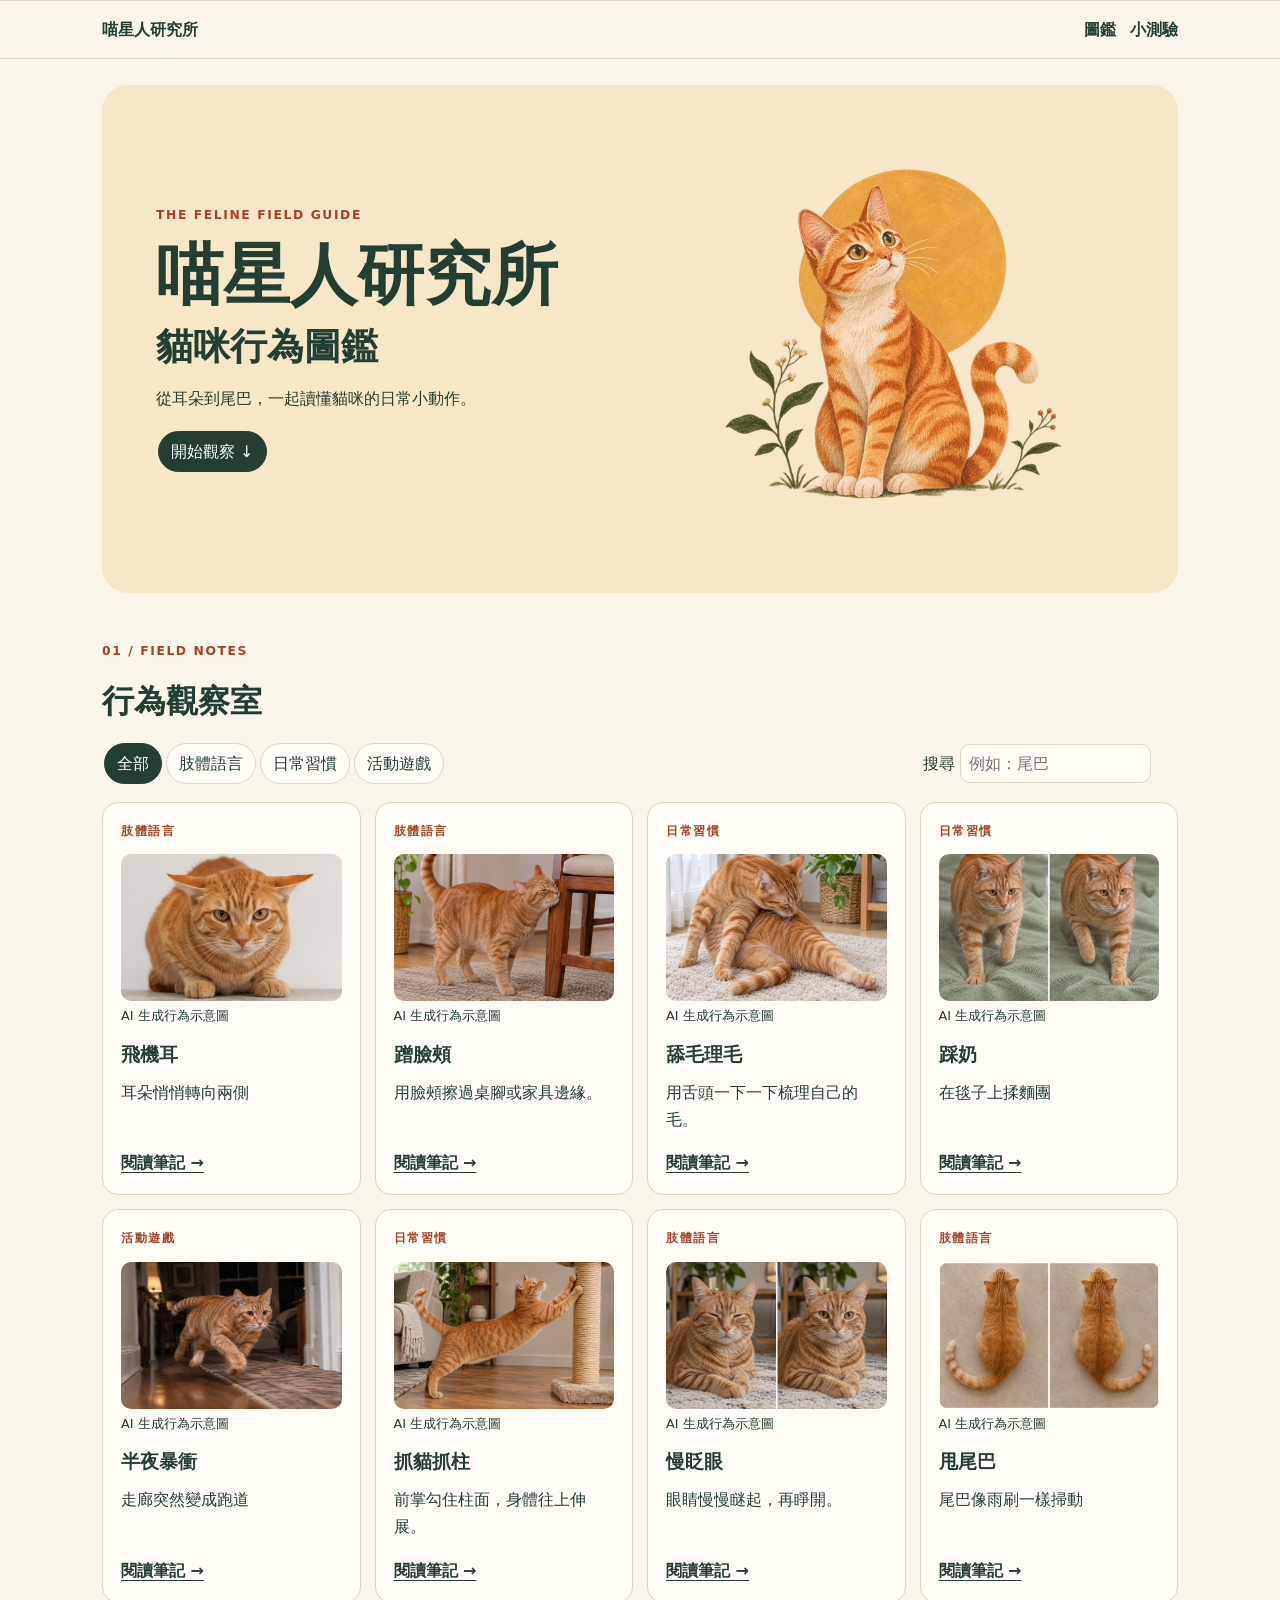
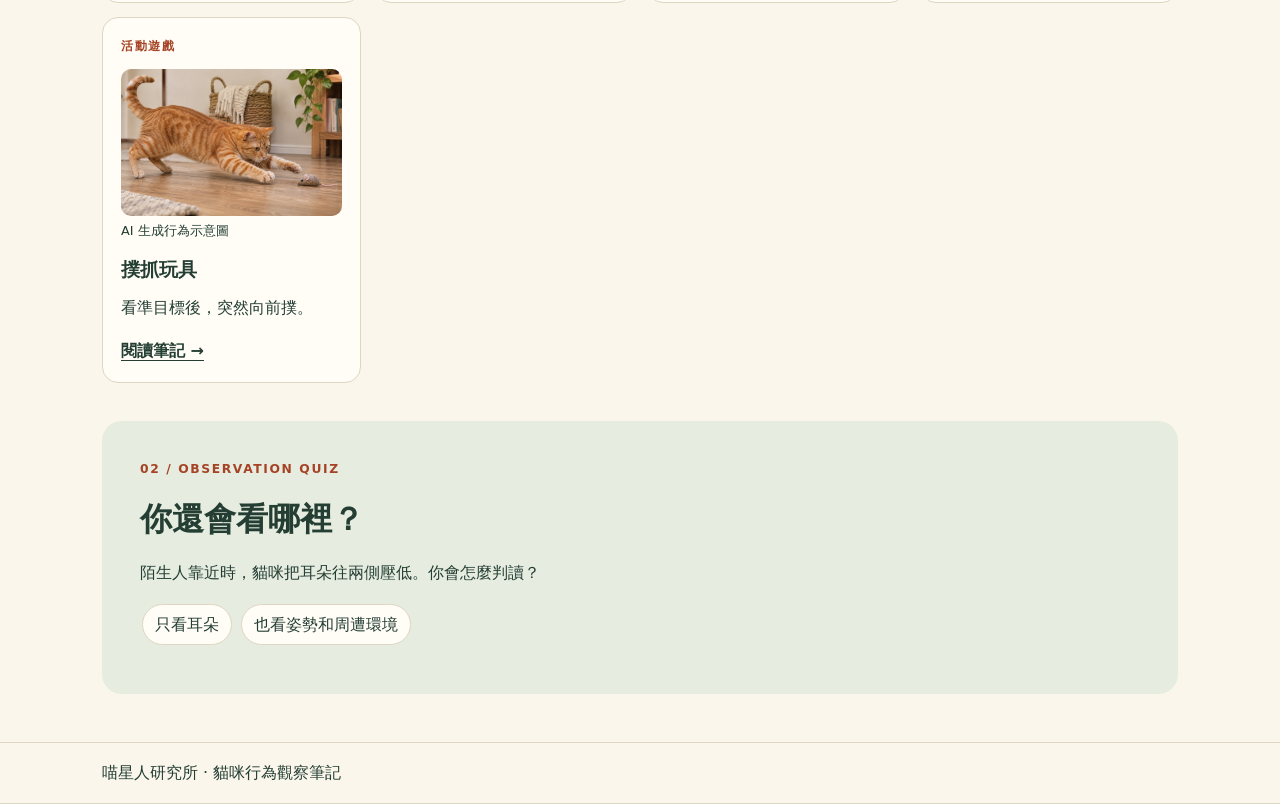
<file: docs/index.html>
<!doctype html><html lang="zh-Hant"><head><meta charset="utf-8"><meta name="viewport" content="width=device-width,initial-scale=1"><title>喵星人研究所｜貓咪行為圖鑑</title><link rel="stylesheet" href="assets/site.css"></head><body><header><nav aria-label="主選單"><a href="index.html">喵星人研究所</a><span><a href="index.html#catalog">圖鑑</a><a href="index.html#quiz">小測驗</a></span></nav></header><main><section class="hero"><div><p class="kicker">THE FELINE FIELD GUIDE</p><h1>喵星人研究所<span>貓咪行為圖鑑</span></h1><p>從耳朵到尾巴，一起讀懂貓咪的日常小動作。</p><a class="pill active" href="#catalog">開始觀察 ↓</a></div><img src="assets/cat-hero.png" alt="" width="1280" height="1280"></section>
<section id="catalog"><p class="kicker">01 / FIELD NOTES</p><h2>行為觀察室</h2><div class="tools"><div aria-label="行為分類"><button class="pill" data-filter="all" aria-pressed="true">全部</button><button class="pill" data-filter="body" aria-pressed="false">肢體語言</button><button class="pill" data-filter="habit" aria-pressed="false">日常習慣</button><button class="pill" data-filter="play" aria-pressed="false">活動遊戲</button></div><label>搜尋 <input id="search" type="search" placeholder="例如：尾巴"></label></div><div class="grid"><article class="card" data-category="body"><p class="kicker">肢體語言</p><figure class="behavior-image"><img src="assets/airplane-ears.png" alt="橘貓雙耳壓低並朝兩側轉開" width="1536" height="1024" loading="lazy"><figcaption>AI 生成行為示意圖</figcaption></figure><h3>飛機耳</h3><p>耳朵悄悄轉向兩側</p><a href="behaviors/airplane-ears.html" aria-label="閱讀飛機耳">閱讀筆記 →</a></article><article class="card" data-category="body"><p class="kicker">肢體語言</p><figure class="behavior-image"><img src="assets/cheek-rubbing.png" alt="橘貓的臉頰貼著木椅邊緣" width="1536" height="1024" loading="lazy"><figcaption>AI 生成行為示意圖</figcaption></figure><h3>蹭臉頰</h3><p>用臉頰擦過桌腳或家具邊緣。</p><a href="behaviors/cheek-rubbing.html" aria-label="閱讀蹭臉頰">閱讀筆記 →</a></article><article class="card" data-category="habit"><p class="kicker">日常習慣</p><figure class="behavior-image"><img src="assets/grooming.png" alt="橘貓轉頭用舌頭舔側腹的毛" width="1536" height="1024" loading="lazy"><figcaption>AI 生成行為示意圖</figcaption></figure><h3>舔毛理毛</h3><p>用舌頭一下一下梳理自己的毛。</p><a href="behaviors/grooming.html" aria-label="閱讀舔毛理毛">閱讀筆記 →</a></article><article class="card" data-category="habit"><p class="kicker">日常習慣</p><figure class="behavior-image"><img src="assets/kneading.png" alt="橘貓的左右前掌輪流按壓毯子" width="1536" height="1024" loading="lazy"><figcaption>AI 生成行為示意圖</figcaption></figure><h3>踩奶</h3><p>在毯子上揉麵團</p><a href="behaviors/kneading.html" aria-label="閱讀踩奶">閱讀筆記 →</a></article><article class="card" data-category="play"><p class="kicker">活動遊戲</p><figure class="behavior-image"><img src="assets/midnight-zoomies.png" alt="橘貓在夜間走廊奔跑" width="1536" height="1024" loading="lazy"><figcaption>AI 生成行為示意圖</figcaption></figure><h3>半夜暴衝</h3><p>走廊突然變成跑道</p><a href="behaviors/midnight-zoomies.html" aria-label="閱讀半夜暴衝">閱讀筆記 →</a></article><article class="card" data-category="habit"><p class="kicker">日常習慣</p><figure class="behavior-image"><img src="assets/scratching-post.png" alt="橘貓後腳踩地，前掌伸向直立貓抓柱" width="1536" height="1024" loading="lazy"><figcaption>AI 生成行為示意圖</figcaption></figure><h3>抓貓抓柱</h3><p>前掌勾住柱面，身體往上伸展。</p><a href="behaviors/scratching-post.html" aria-label="閱讀抓貓抓柱">閱讀筆記 →</a></article><article class="card" data-category="body"><p class="kicker">肢體語言</p><figure class="behavior-image"><img src="assets/slow-blink.png" alt="橘貓先瞇起雙眼再睜開" width="1536" height="1024" loading="lazy"><figcaption>AI 生成行為示意圖</figcaption></figure><h3>慢眨眼</h3><p>眼睛慢慢瞇起，再睜開。</p><a href="behaviors/slow-blink.html" aria-label="閱讀慢眨眼">閱讀筆記 →</a></article><article class="card" data-category="body"><p class="kicker">肢體語言</p><figure class="behavior-image"><img src="assets/tail-swishing.png" alt="俯視橘貓尾巴分別向左及向右掃動" width="1536" height="1024" loading="lazy"><figcaption>AI 生成行為示意圖</figcaption></figure><h3>甩尾巴</h3><p>尾巴像雨刷一樣掃動</p><a href="behaviors/tail-swishing.html" aria-label="閱讀甩尾巴">閱讀筆記 →</a></article><article class="card" data-category="play"><p class="kicker">活動遊戲</p><figure class="behavior-image"><img src="assets/toy-pounce.png" alt="橘貓伸出前掌撲向布老鼠玩具" width="1536" height="1024" loading="lazy"><figcaption>AI 生成行為示意圖</figcaption></figure><h3>撲抓玩具</h3><p>看準目標後，突然向前撲。</p><a href="behaviors/toy-pounce.html" aria-label="閱讀撲抓玩具">閱讀筆記 →</a></article></div><p id="empty" role="status" hidden>找不到符合的行為。</p></section>
<section id="quiz"><p class="kicker">02 / OBSERVATION QUIZ</p><h2>你還會看哪裡？</h2><p>陌生人靠近時，貓咪把耳朵往兩側壓低。你會怎麼判讀？</p><button class="pill" data-answer="no">只看耳朵</button> <button class="pill" data-answer="yes">也看姿勢和周遭環境</button><p id="feedback" role="status"></p></section></main><footer><p>喵星人研究所 · 貓咪行為觀察筆記</p></footer><script src="assets/site.js" defer></script></body></html>
</file>
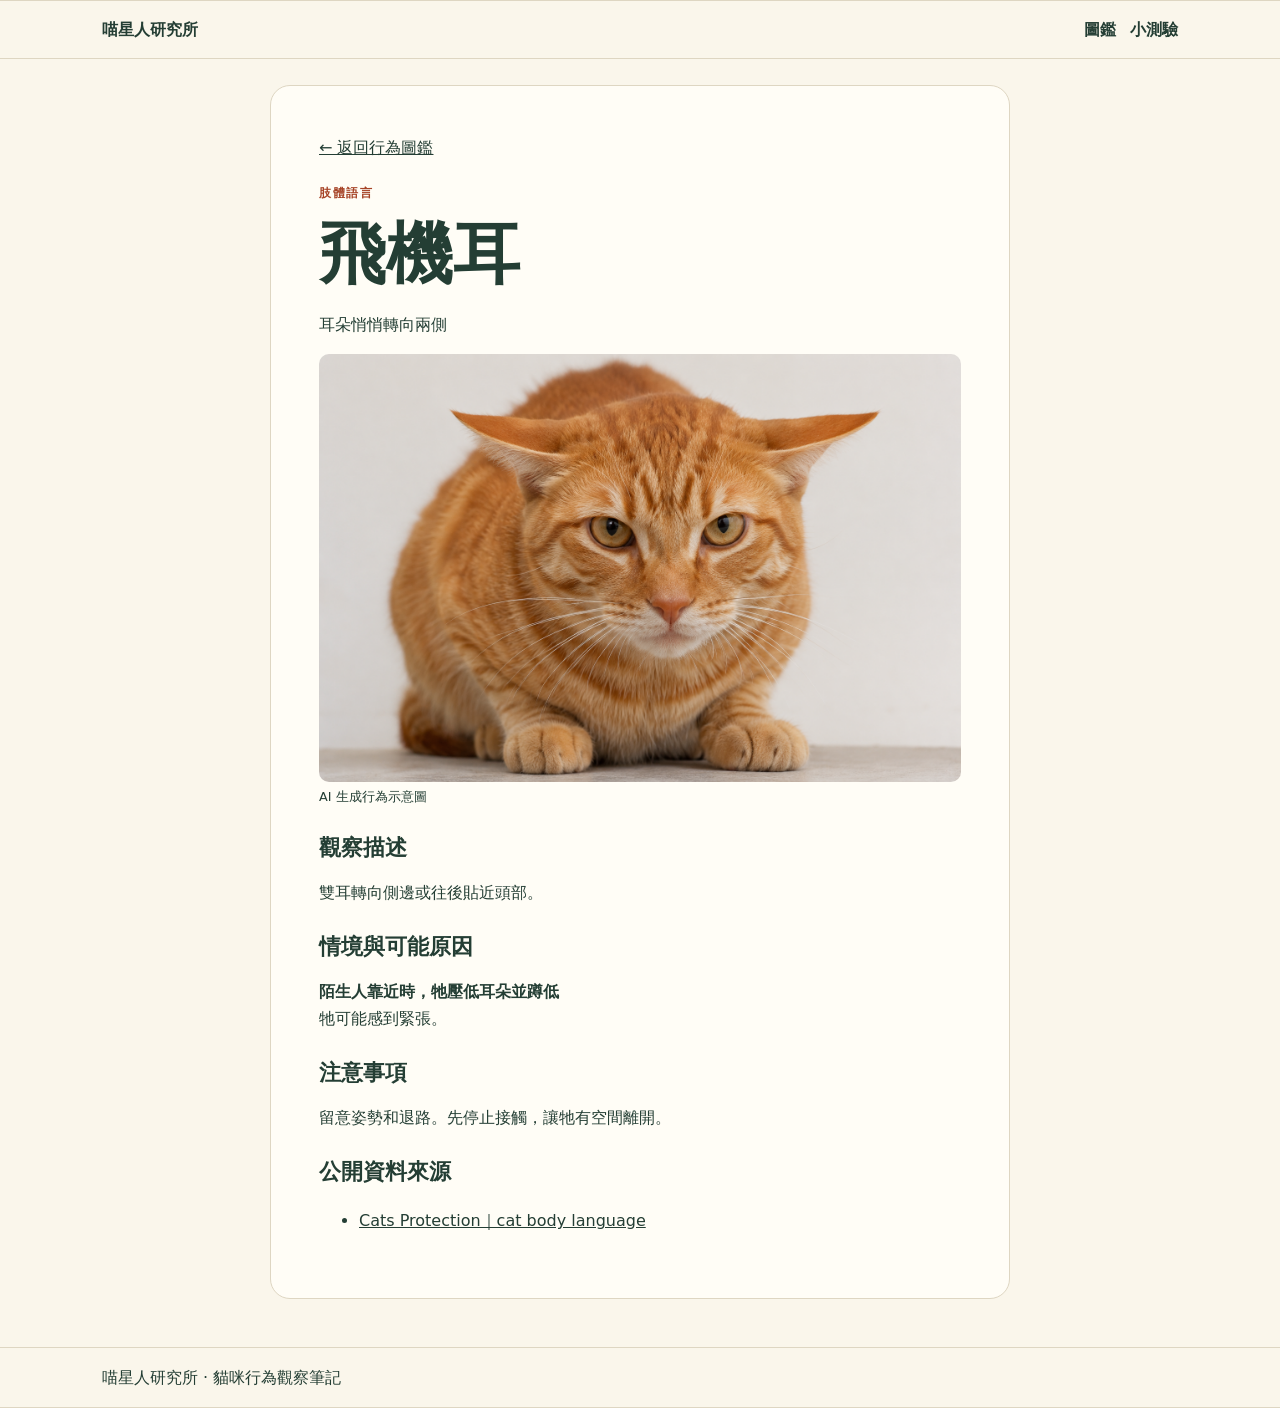
<file: docs/behaviors/airplane-ears.html>
<!doctype html><html lang="zh-Hant"><head><meta charset="utf-8"><meta name="viewport" content="width=device-width,initial-scale=1"><title>飛機耳｜喵星人研究所</title><link rel="stylesheet" href="../assets/site.css"></head><body><header><nav aria-label="主選單"><a href="../index.html">喵星人研究所</a><span><a href="../index.html#catalog">圖鑑</a><a href="../index.html#quiz">小測驗</a></span></nav></header><main><article class="detail"><a href="../index.html#catalog">← 返回行為圖鑑</a><p class="kicker">肢體語言</p><h1>飛機耳</h1><p>耳朵悄悄轉向兩側</p><figure class="behavior-image"><img src="../assets/airplane-ears.png" alt="橘貓雙耳壓低並朝兩側轉開" width="1536" height="1024" loading="lazy"><figcaption>AI 生成行為示意圖</figcaption></figure><h2>觀察描述</h2><p>雙耳轉向側邊或往後貼近頭部。</p><h2>情境與可能原因</h2><p><strong>陌生人靠近時，牠壓低耳朵並蹲低</strong><br>牠可能感到緊張。</p><h2>注意事項</h2><p>留意姿勢和退路。先停止接觸，讓牠有空間離開。</p><h2>公開資料來源</h2><ul><li><a href="https://www.cats.org.uk/help-and-advice/cat-behaviour/cat-body-language">Cats Protection｜cat body language</a></li></ul></article></main><footer><p>喵星人研究所 · 貓咪行為觀察筆記</p></footer></body></html>
</file>
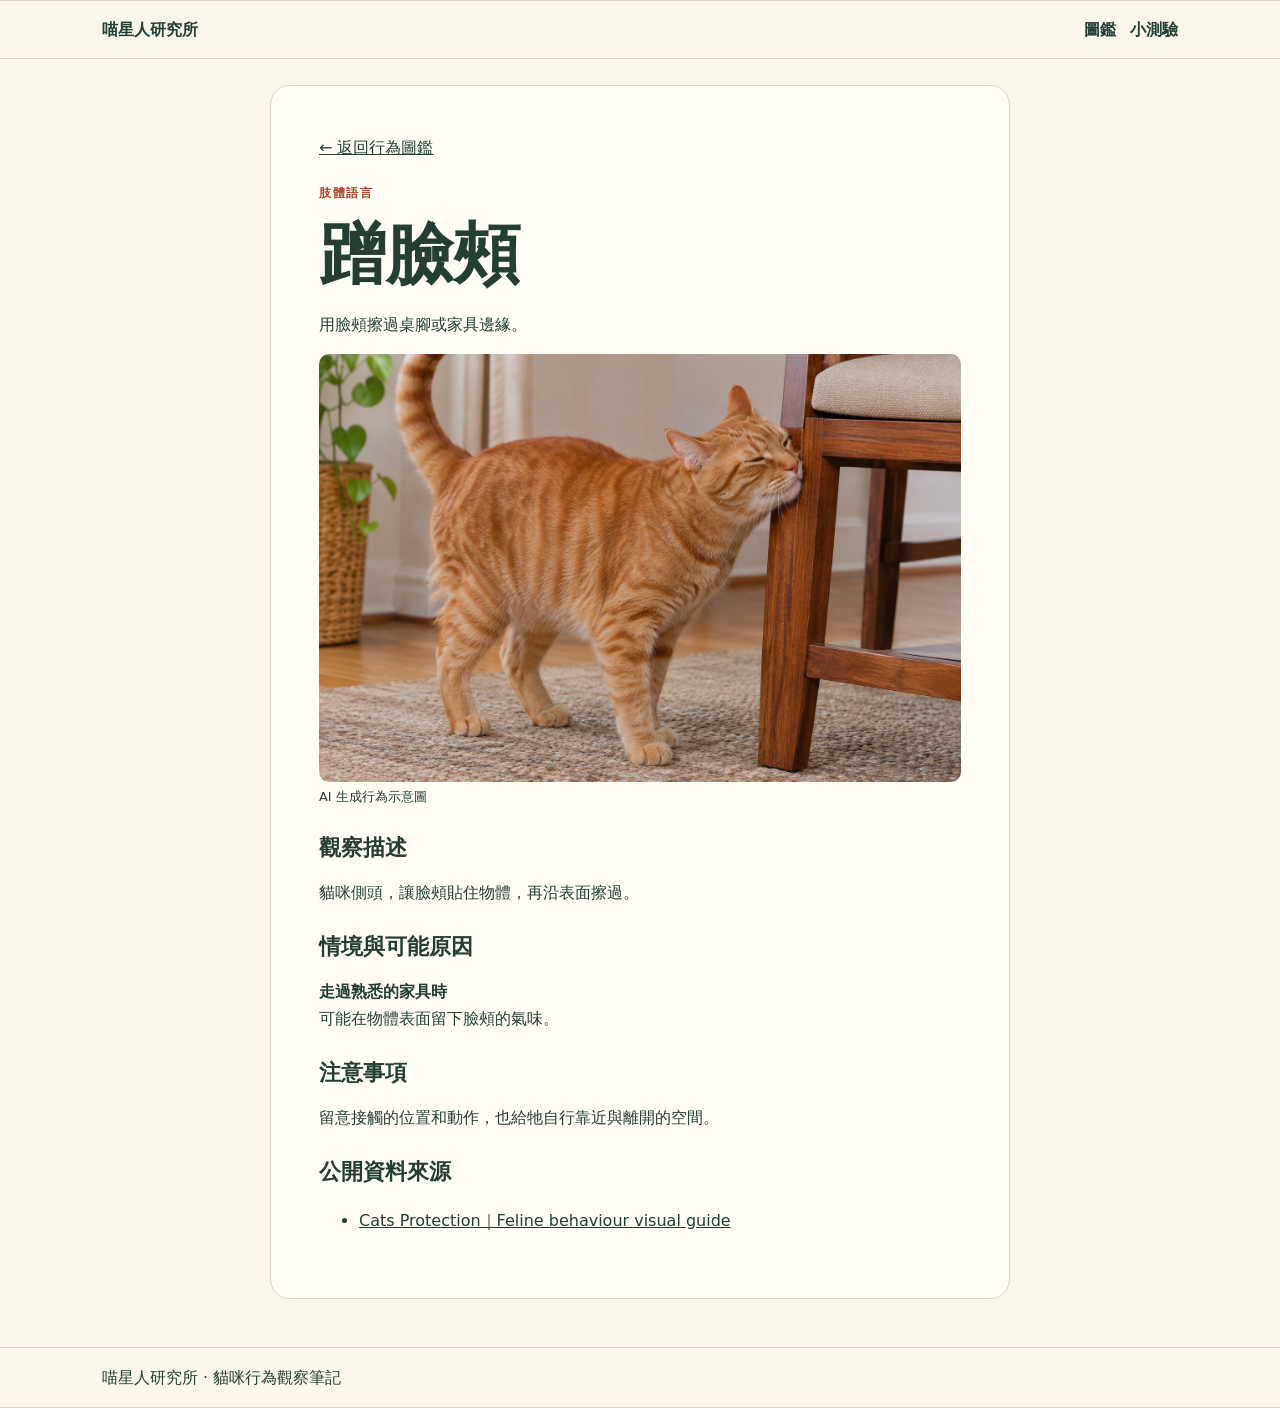
<file: docs/behaviors/cheek-rubbing.html>
<!doctype html><html lang="zh-Hant"><head><meta charset="utf-8"><meta name="viewport" content="width=device-width,initial-scale=1"><title>蹭臉頰｜喵星人研究所</title><link rel="stylesheet" href="../assets/site.css"></head><body><header><nav aria-label="主選單"><a href="../index.html">喵星人研究所</a><span><a href="../index.html#catalog">圖鑑</a><a href="../index.html#quiz">小測驗</a></span></nav></header><main><article class="detail"><a href="../index.html#catalog">← 返回行為圖鑑</a><p class="kicker">肢體語言</p><h1>蹭臉頰</h1><p>用臉頰擦過桌腳或家具邊緣。</p><figure class="behavior-image"><img src="../assets/cheek-rubbing.png" alt="橘貓的臉頰貼著木椅邊緣" width="1536" height="1024" loading="lazy"><figcaption>AI 生成行為示意圖</figcaption></figure><h2>觀察描述</h2><p>貓咪側頭，讓臉頰貼住物體，再沿表面擦過。</p><h2>情境與可能原因</h2><p><strong>走過熟悉的家具時</strong><br>可能在物體表面留下臉頰的氣味。</p><h2>注意事項</h2><p>留意接觸的位置和動作，也給牠自行靠近與離開的空間。</p><h2>公開資料來源</h2><ul><li><a href="https://www.cats.org.uk/uploads/documents/cp-infographic-catbehaviour_why.pdf">Cats Protection｜Feline behaviour visual guide</a></li></ul></article></main><footer><p>喵星人研究所 · 貓咪行為觀察筆記</p></footer></body></html>
</file>
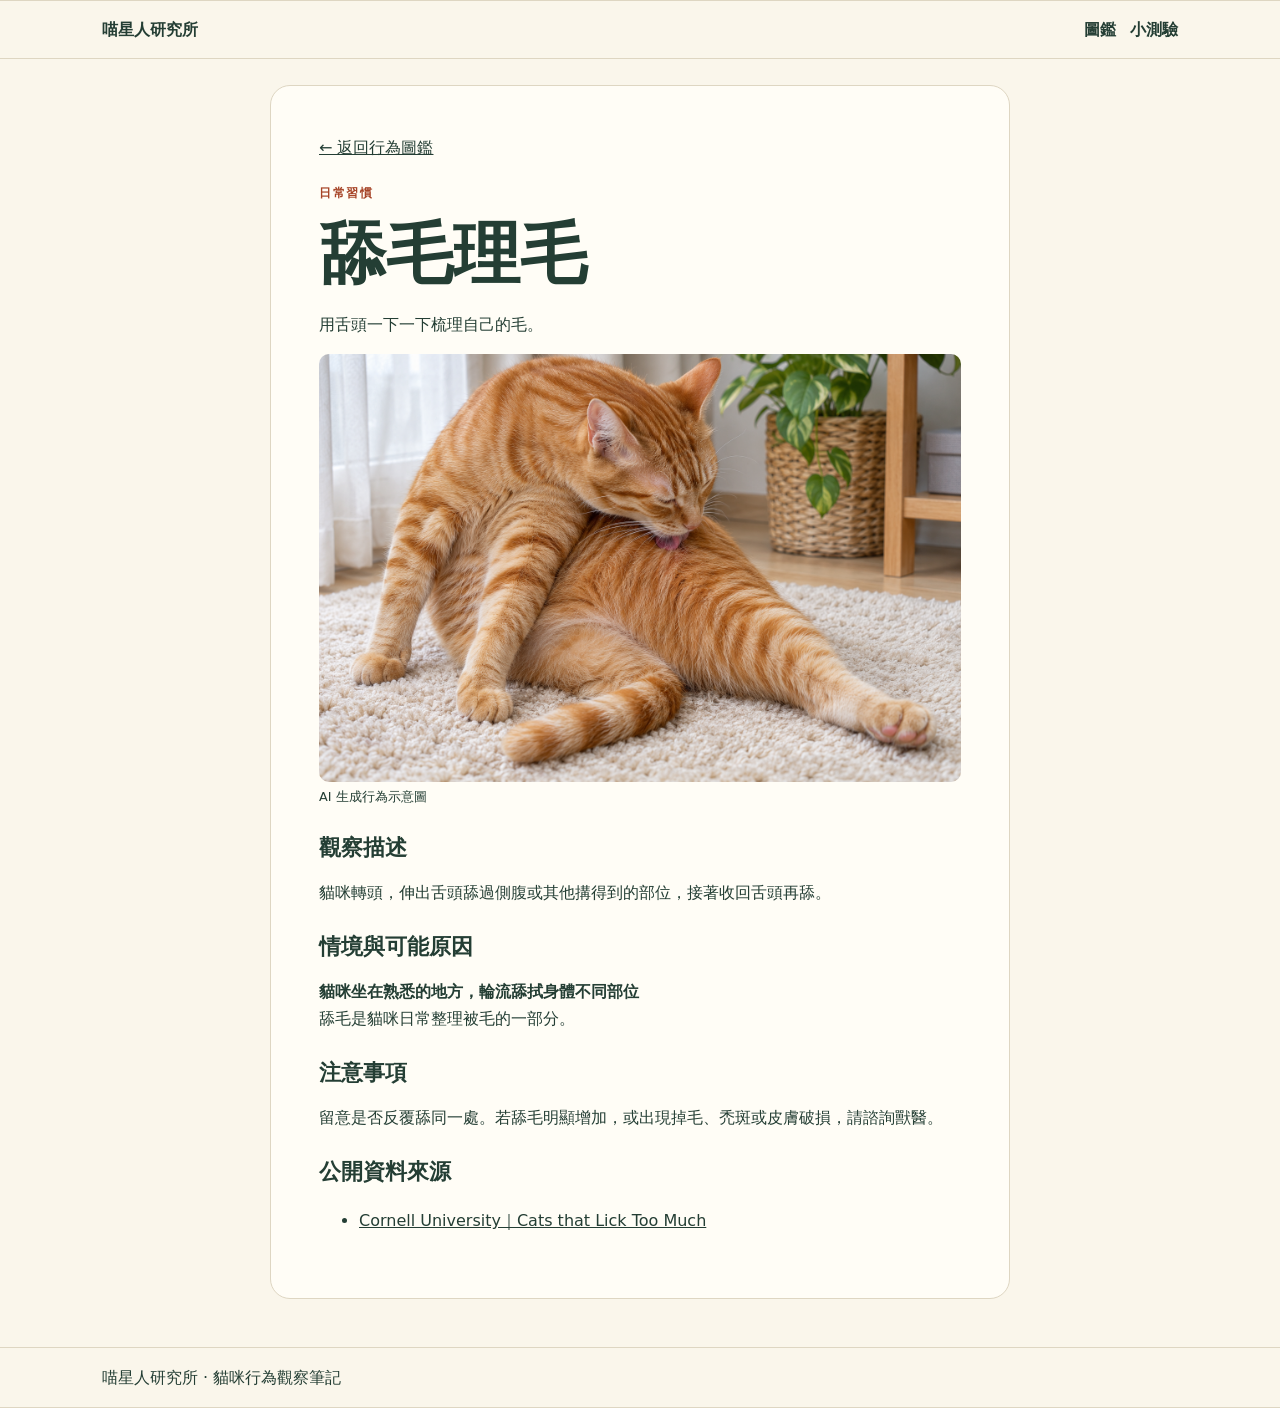
<file: docs/behaviors/grooming.html>
<!doctype html><html lang="zh-Hant"><head><meta charset="utf-8"><meta name="viewport" content="width=device-width,initial-scale=1"><title>舔毛理毛｜喵星人研究所</title><link rel="stylesheet" href="../assets/site.css"></head><body><header><nav aria-label="主選單"><a href="../index.html">喵星人研究所</a><span><a href="../index.html#catalog">圖鑑</a><a href="../index.html#quiz">小測驗</a></span></nav></header><main><article class="detail"><a href="../index.html#catalog">← 返回行為圖鑑</a><p class="kicker">日常習慣</p><h1>舔毛理毛</h1><p>用舌頭一下一下梳理自己的毛。</p><figure class="behavior-image"><img src="../assets/grooming.png" alt="橘貓轉頭用舌頭舔側腹的毛" width="1536" height="1024" loading="lazy"><figcaption>AI 生成行為示意圖</figcaption></figure><h2>觀察描述</h2><p>貓咪轉頭，伸出舌頭舔過側腹或其他搆得到的部位，接著收回舌頭再舔。</p><h2>情境與可能原因</h2><p><strong>貓咪坐在熟悉的地方，輪流舔拭身體不同部位</strong><br>舔毛是貓咪日常整理被毛的一部分。</p><h2>注意事項</h2><p>留意是否反覆舔同一處。若舔毛明顯增加，或出現掉毛、禿斑或皮膚破損，請諮詢獸醫。</p><h2>公開資料來源</h2><ul><li><a href="https://www.vet.cornell.edu/departments-centers-and-institutes/cornell-feline-health-center/health-information/feline-health-topics/cats-lick-too-much">Cornell University｜Cats that Lick Too Much</a></li></ul></article></main><footer><p>喵星人研究所 · 貓咪行為觀察筆記</p></footer></body></html>
</file>
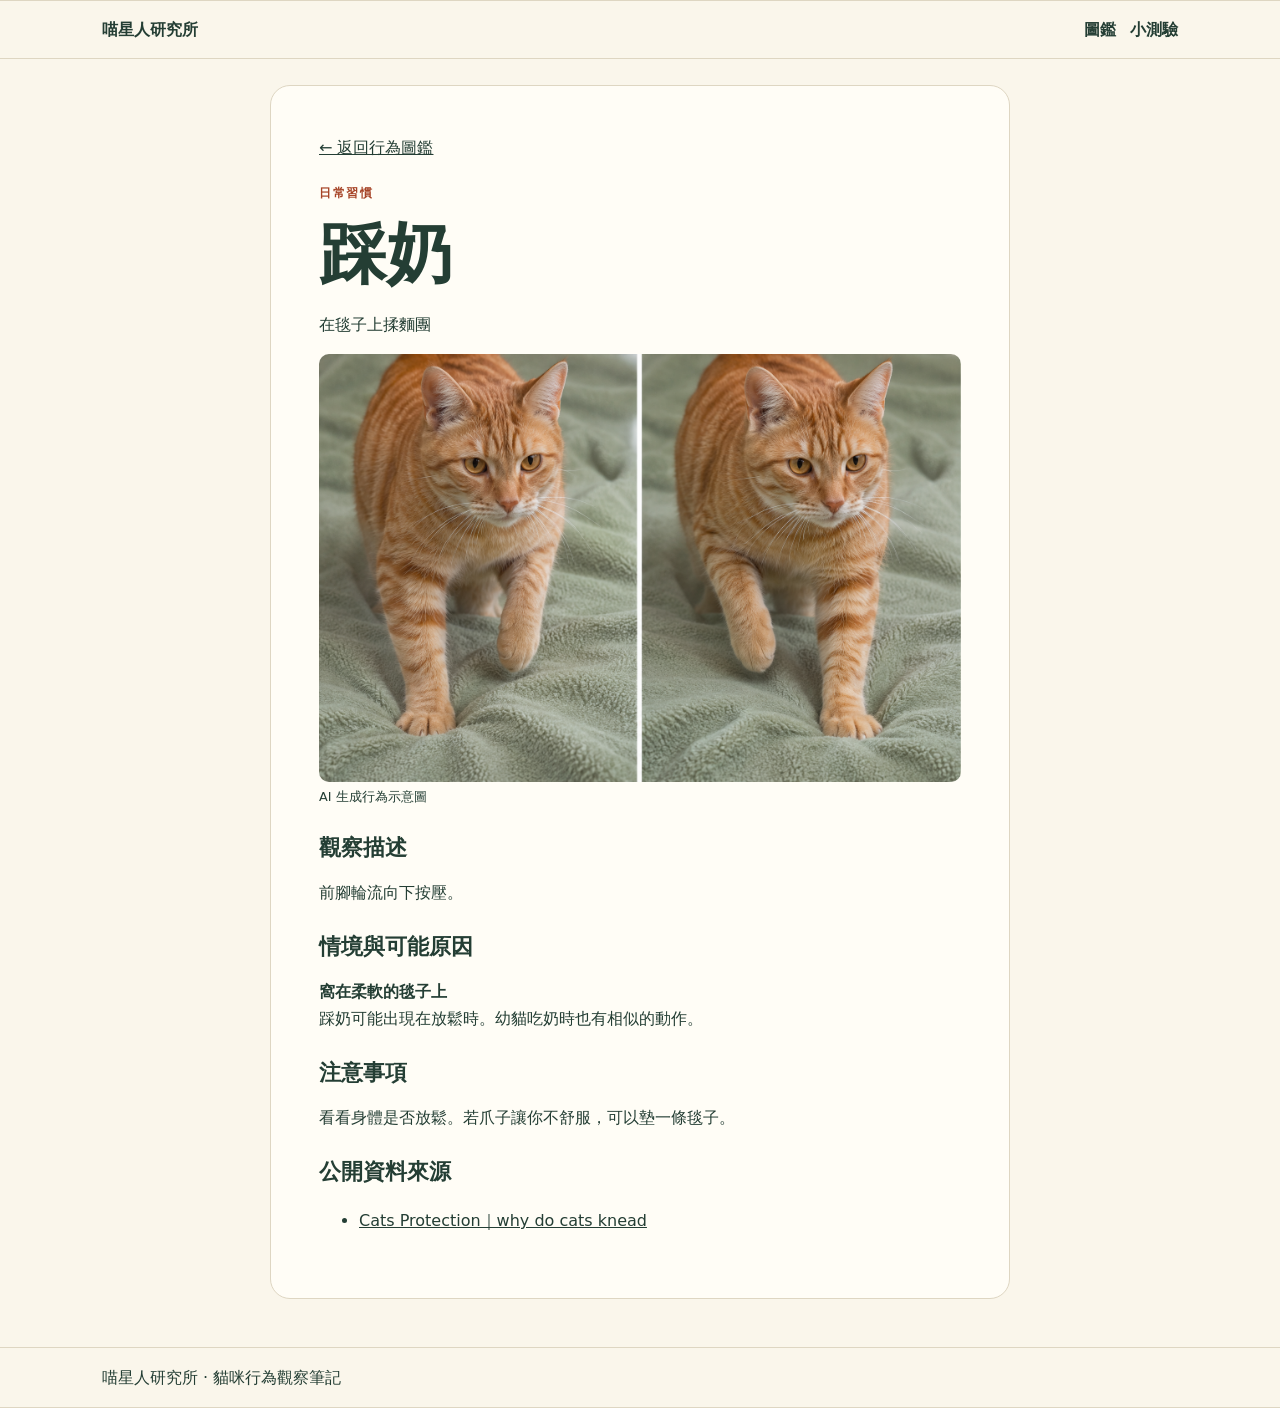
<file: docs/behaviors/kneading.html>
<!doctype html><html lang="zh-Hant"><head><meta charset="utf-8"><meta name="viewport" content="width=device-width,initial-scale=1"><title>踩奶｜喵星人研究所</title><link rel="stylesheet" href="../assets/site.css"></head><body><header><nav aria-label="主選單"><a href="../index.html">喵星人研究所</a><span><a href="../index.html#catalog">圖鑑</a><a href="../index.html#quiz">小測驗</a></span></nav></header><main><article class="detail"><a href="../index.html#catalog">← 返回行為圖鑑</a><p class="kicker">日常習慣</p><h1>踩奶</h1><p>在毯子上揉麵團</p><figure class="behavior-image"><img src="../assets/kneading.png" alt="橘貓的左右前掌輪流按壓毯子" width="1536" height="1024" loading="lazy"><figcaption>AI 生成行為示意圖</figcaption></figure><h2>觀察描述</h2><p>前腳輪流向下按壓。</p><h2>情境與可能原因</h2><p><strong>窩在柔軟的毯子上</strong><br>踩奶可能出現在放鬆時。幼貓吃奶時也有相似的動作。</p><h2>注意事項</h2><p>看看身體是否放鬆。若爪子讓你不舒服，可以墊一條毯子。</p><h2>公開資料來源</h2><ul><li><a href="https://www.cats.org.uk/cats-blog/why-do-cats-knead">Cats Protection｜why do cats knead</a></li></ul></article></main><footer><p>喵星人研究所 · 貓咪行為觀察筆記</p></footer></body></html>
</file>
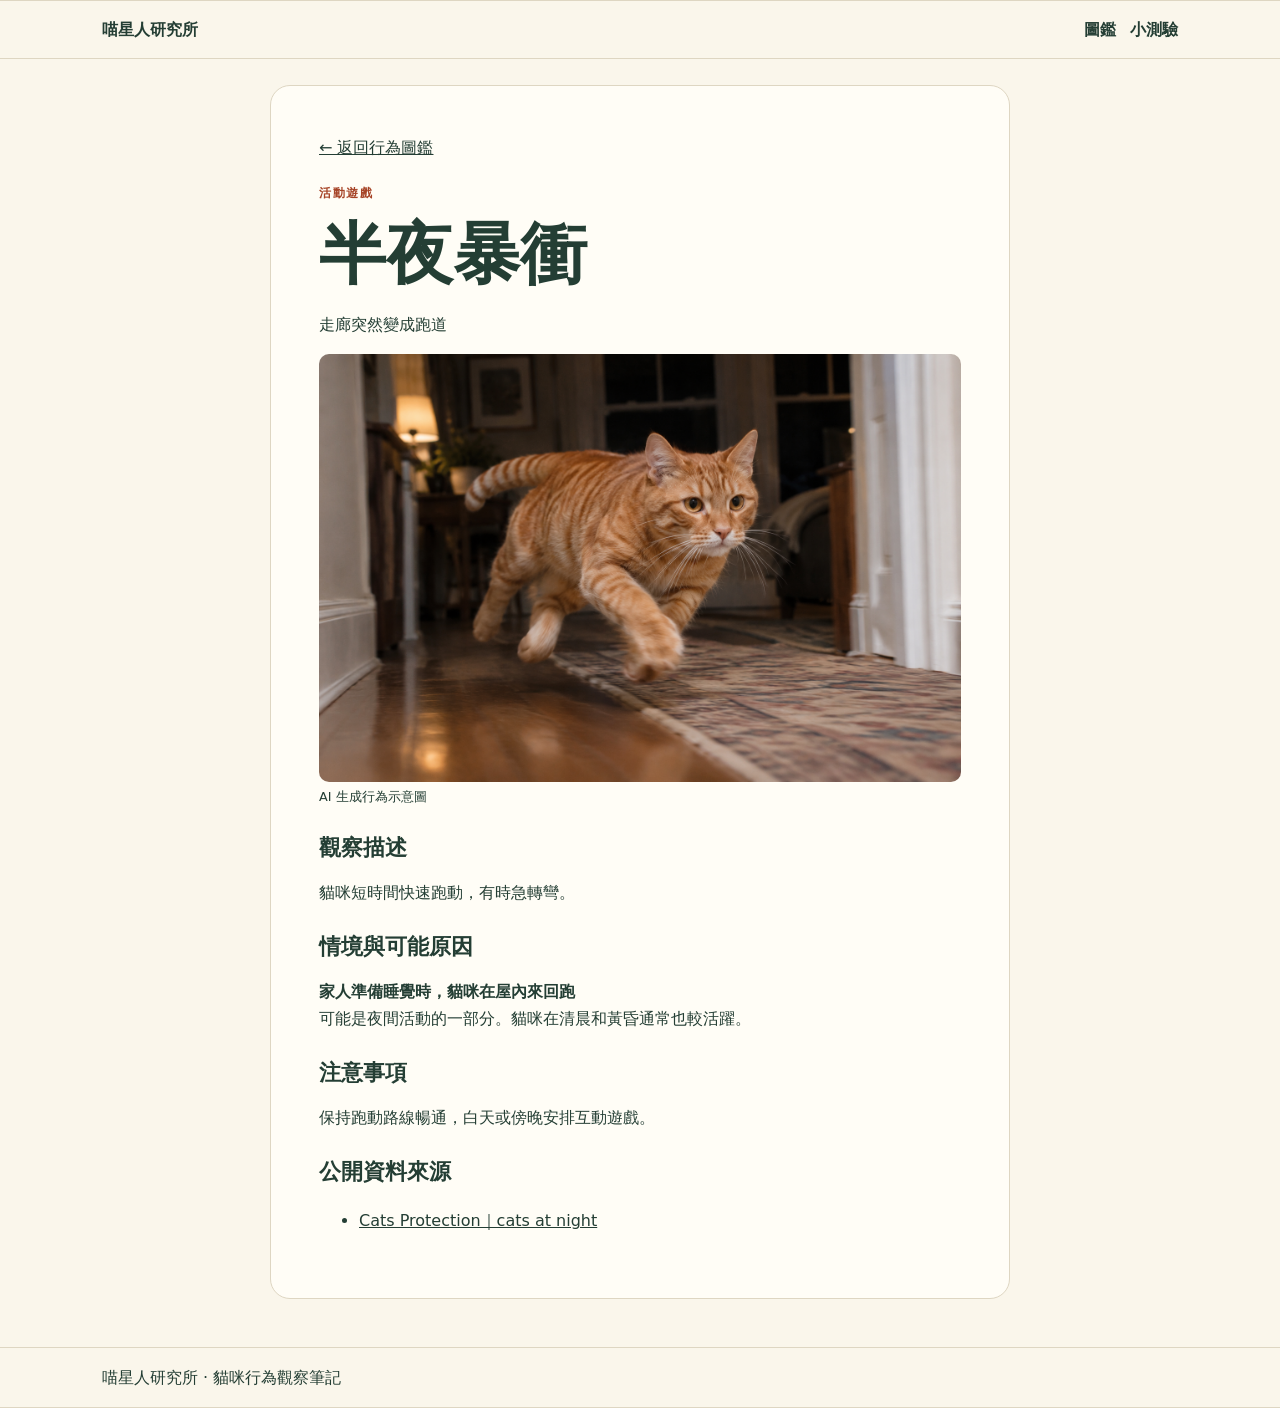
<file: docs/behaviors/midnight-zoomies.html>
<!doctype html><html lang="zh-Hant"><head><meta charset="utf-8"><meta name="viewport" content="width=device-width,initial-scale=1"><title>半夜暴衝｜喵星人研究所</title><link rel="stylesheet" href="../assets/site.css"></head><body><header><nav aria-label="主選單"><a href="../index.html">喵星人研究所</a><span><a href="../index.html#catalog">圖鑑</a><a href="../index.html#quiz">小測驗</a></span></nav></header><main><article class="detail"><a href="../index.html#catalog">← 返回行為圖鑑</a><p class="kicker">活動遊戲</p><h1>半夜暴衝</h1><p>走廊突然變成跑道</p><figure class="behavior-image"><img src="../assets/midnight-zoomies.png" alt="橘貓在夜間走廊奔跑" width="1536" height="1024" loading="lazy"><figcaption>AI 生成行為示意圖</figcaption></figure><h2>觀察描述</h2><p>貓咪短時間快速跑動，有時急轉彎。</p><h2>情境與可能原因</h2><p><strong>家人準備睡覺時，貓咪在屋內來回跑</strong><br>可能是夜間活動的一部分。貓咪在清晨和黃昏通常也較活躍。</p><h2>注意事項</h2><p>保持跑動路線暢通，白天或傍晚安排互動遊戲。</p><h2>公開資料來源</h2><ul><li><a href="https://www.cats.org.uk/help-and-advice/caring-for-your-cat/home-and-environment/cats-at-night">Cats Protection｜cats at night</a></li></ul></article></main><footer><p>喵星人研究所 · 貓咪行為觀察筆記</p></footer></body></html>
</file>
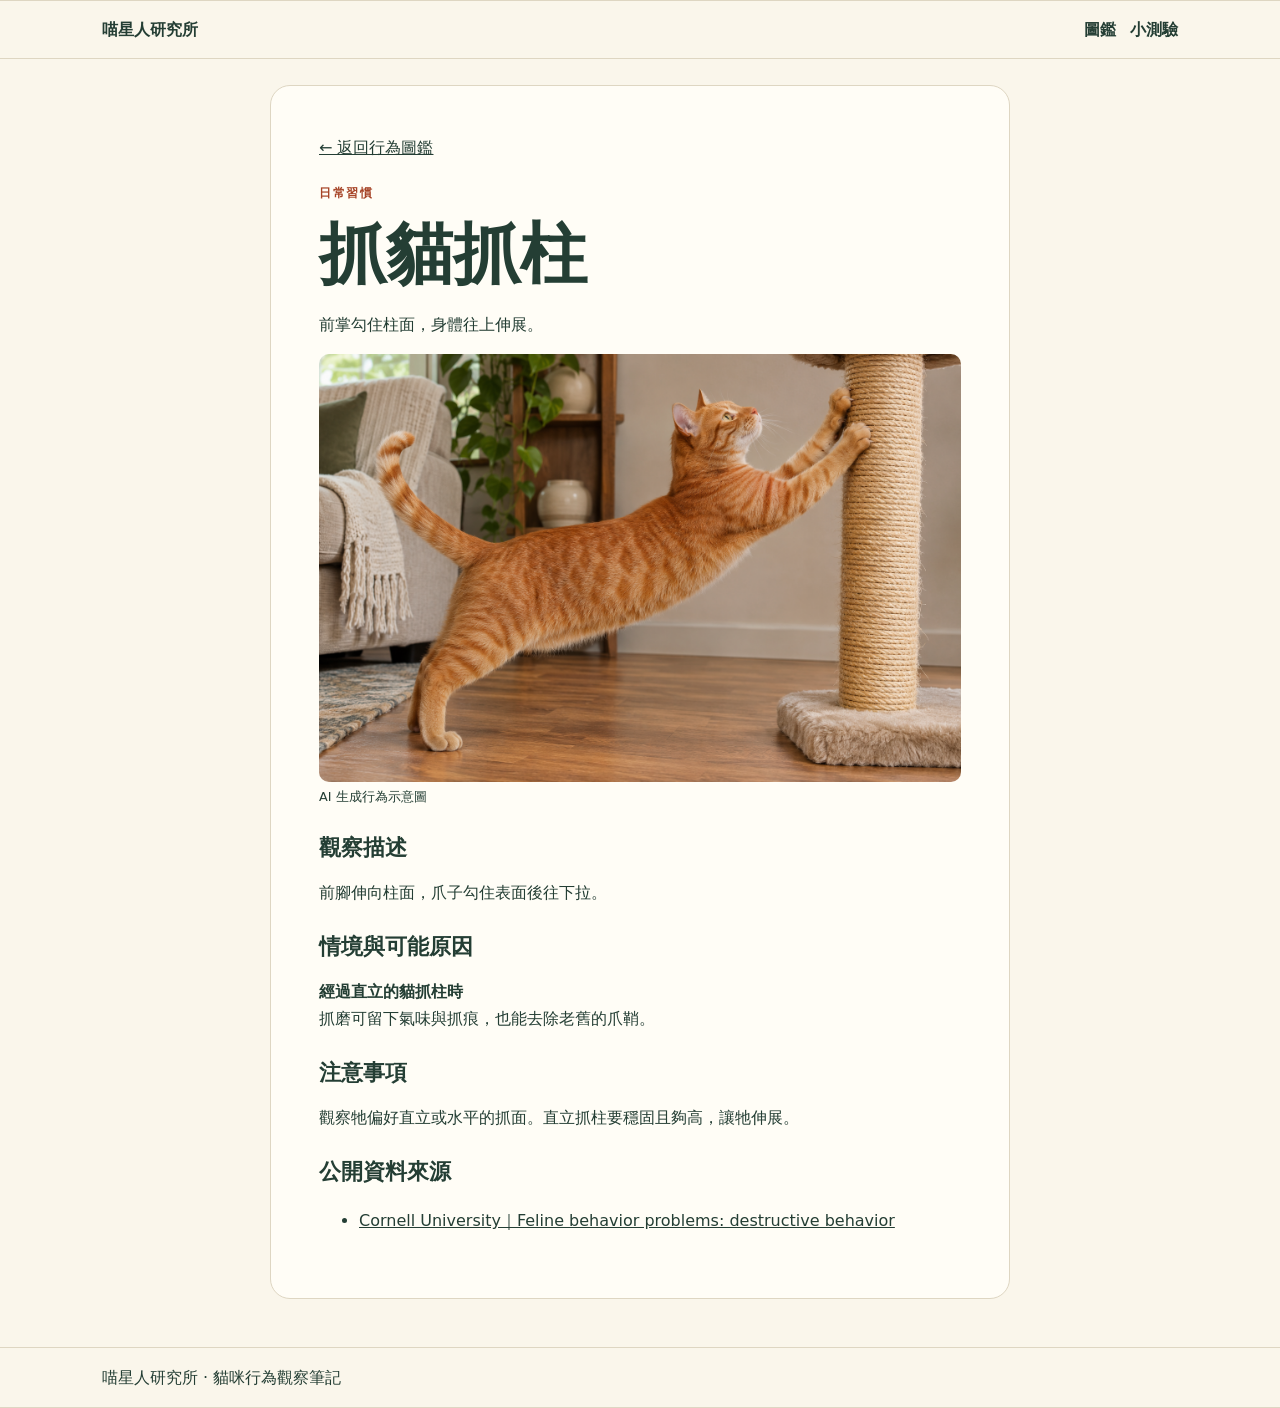
<file: docs/behaviors/scratching-post.html>
<!doctype html><html lang="zh-Hant"><head><meta charset="utf-8"><meta name="viewport" content="width=device-width,initial-scale=1"><title>抓貓抓柱｜喵星人研究所</title><link rel="stylesheet" href="../assets/site.css"></head><body><header><nav aria-label="主選單"><a href="../index.html">喵星人研究所</a><span><a href="../index.html#catalog">圖鑑</a><a href="../index.html#quiz">小測驗</a></span></nav></header><main><article class="detail"><a href="../index.html#catalog">← 返回行為圖鑑</a><p class="kicker">日常習慣</p><h1>抓貓抓柱</h1><p>前掌勾住柱面，身體往上伸展。</p><figure class="behavior-image"><img src="../assets/scratching-post.png" alt="橘貓後腳踩地，前掌伸向直立貓抓柱" width="1536" height="1024" loading="lazy"><figcaption>AI 生成行為示意圖</figcaption></figure><h2>觀察描述</h2><p>前腳伸向柱面，爪子勾住表面後往下拉。</p><h2>情境與可能原因</h2><p><strong>經過直立的貓抓柱時</strong><br>抓磨可留下氣味與抓痕，也能去除老舊的爪鞘。</p><h2>注意事項</h2><p>觀察牠偏好直立或水平的抓面。直立抓柱要穩固且夠高，讓牠伸展。</p><h2>公開資料來源</h2><ul><li><a href="https://www.vet.cornell.edu/departments-centers-and-institutes/cornell-feline-health-center/health-information/feline-health-topics/feline-behavior-problems-destructive-behavior">Cornell University｜Feline behavior problems: destructive behavior</a></li></ul></article></main><footer><p>喵星人研究所 · 貓咪行為觀察筆記</p></footer></body></html>
</file>
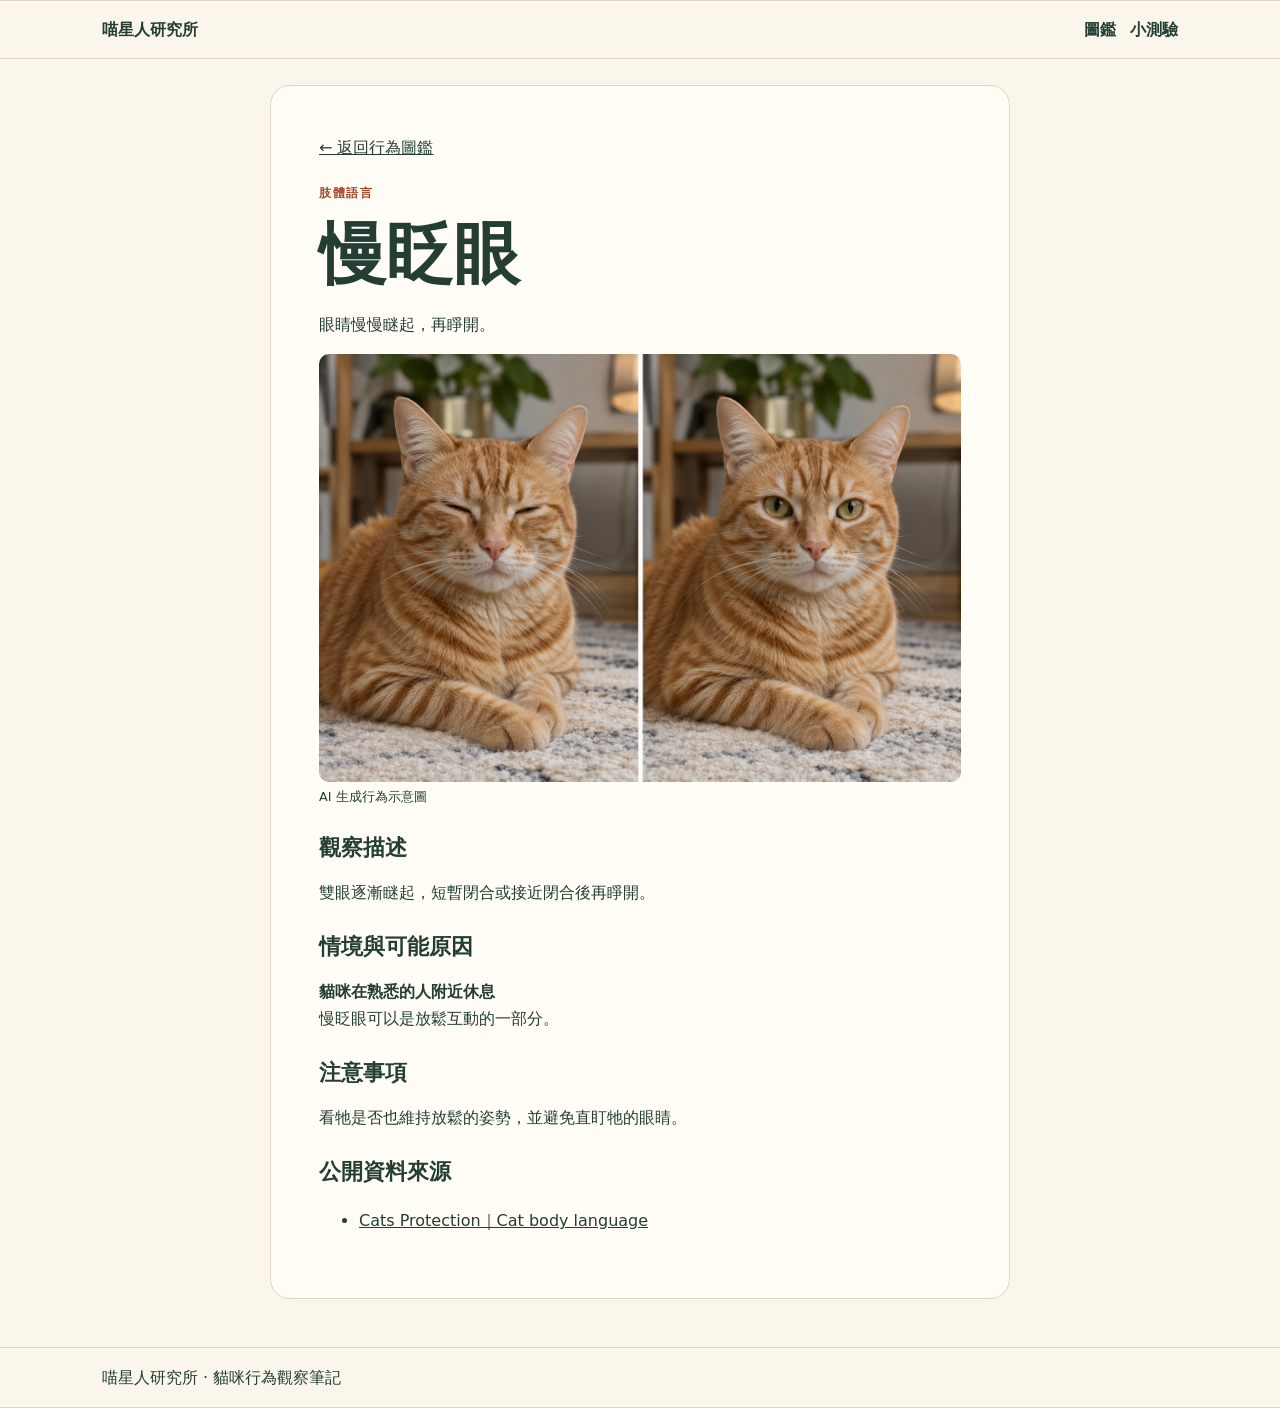
<file: docs/behaviors/slow-blink.html>
<!doctype html><html lang="zh-Hant"><head><meta charset="utf-8"><meta name="viewport" content="width=device-width,initial-scale=1"><title>慢眨眼｜喵星人研究所</title><link rel="stylesheet" href="../assets/site.css"></head><body><header><nav aria-label="主選單"><a href="../index.html">喵星人研究所</a><span><a href="../index.html#catalog">圖鑑</a><a href="../index.html#quiz">小測驗</a></span></nav></header><main><article class="detail"><a href="../index.html#catalog">← 返回行為圖鑑</a><p class="kicker">肢體語言</p><h1>慢眨眼</h1><p>眼睛慢慢瞇起，再睜開。</p><figure class="behavior-image"><img src="../assets/slow-blink.png" alt="橘貓先瞇起雙眼再睜開" width="1536" height="1024" loading="lazy"><figcaption>AI 生成行為示意圖</figcaption></figure><h2>觀察描述</h2><p>雙眼逐漸瞇起，短暫閉合或接近閉合後再睜開。</p><h2>情境與可能原因</h2><p><strong>貓咪在熟悉的人附近休息</strong><br>慢眨眼可以是放鬆互動的一部分。</p><h2>注意事項</h2><p>看牠是否也維持放鬆的姿勢，並避免直盯牠的眼睛。</p><h2>公開資料來源</h2><ul><li><a href="https://www.cats.org.uk/help-and-advice/cat-behaviour/cat-body-language">Cats Protection｜Cat body language</a></li></ul></article></main><footer><p>喵星人研究所 · 貓咪行為觀察筆記</p></footer></body></html>
</file>
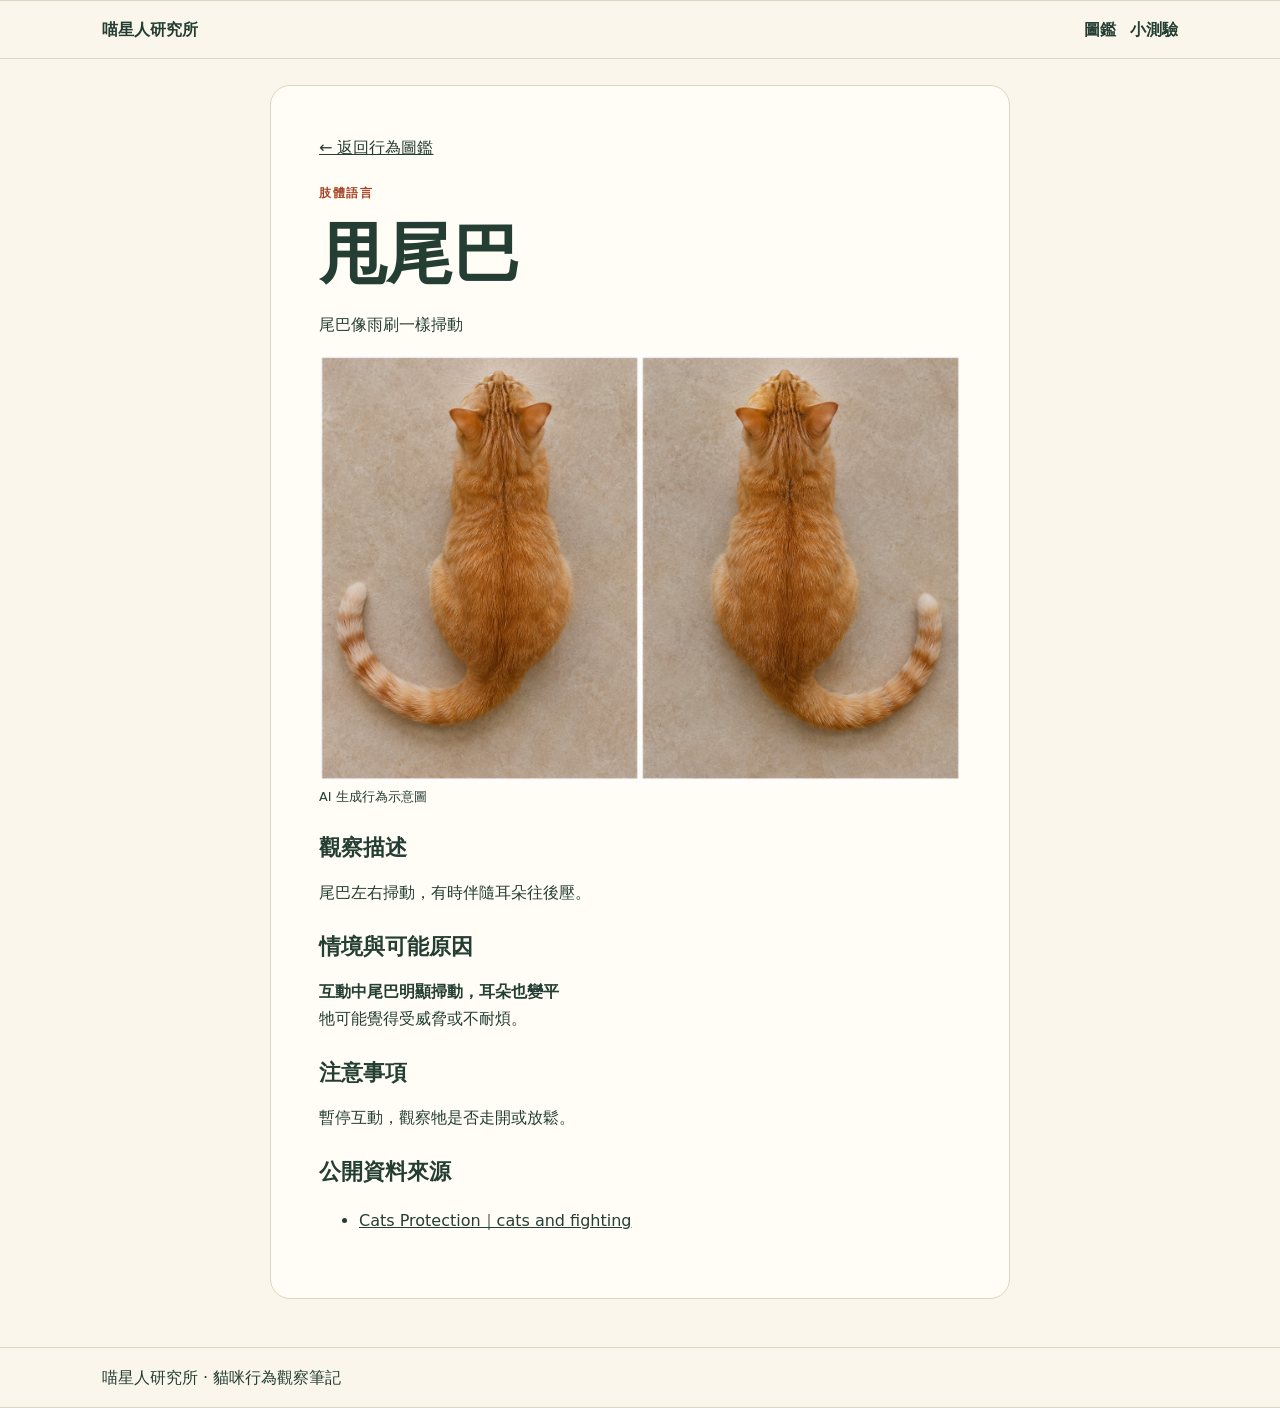
<file: docs/behaviors/tail-swishing.html>
<!doctype html><html lang="zh-Hant"><head><meta charset="utf-8"><meta name="viewport" content="width=device-width,initial-scale=1"><title>甩尾巴｜喵星人研究所</title><link rel="stylesheet" href="../assets/site.css"></head><body><header><nav aria-label="主選單"><a href="../index.html">喵星人研究所</a><span><a href="../index.html#catalog">圖鑑</a><a href="../index.html#quiz">小測驗</a></span></nav></header><main><article class="detail"><a href="../index.html#catalog">← 返回行為圖鑑</a><p class="kicker">肢體語言</p><h1>甩尾巴</h1><p>尾巴像雨刷一樣掃動</p><figure class="behavior-image"><img src="../assets/tail-swishing.png" alt="俯視橘貓尾巴分別向左及向右掃動" width="1536" height="1024" loading="lazy"><figcaption>AI 生成行為示意圖</figcaption></figure><h2>觀察描述</h2><p>尾巴左右掃動，有時伴隨耳朵往後壓。</p><h2>情境與可能原因</h2><p><strong>互動中尾巴明顯掃動，耳朵也變平</strong><br>牠可能覺得受威脅或不耐煩。</p><h2>注意事項</h2><p>暫停互動，觀察牠是否走開或放鬆。</p><h2>公開資料來源</h2><ul><li><a href="https://www.cats.org.uk/help-and-advice/cat-behaviour/cats-and-fighting">Cats Protection｜cats and fighting</a></li></ul></article></main><footer><p>喵星人研究所 · 貓咪行為觀察筆記</p></footer></body></html>
</file>
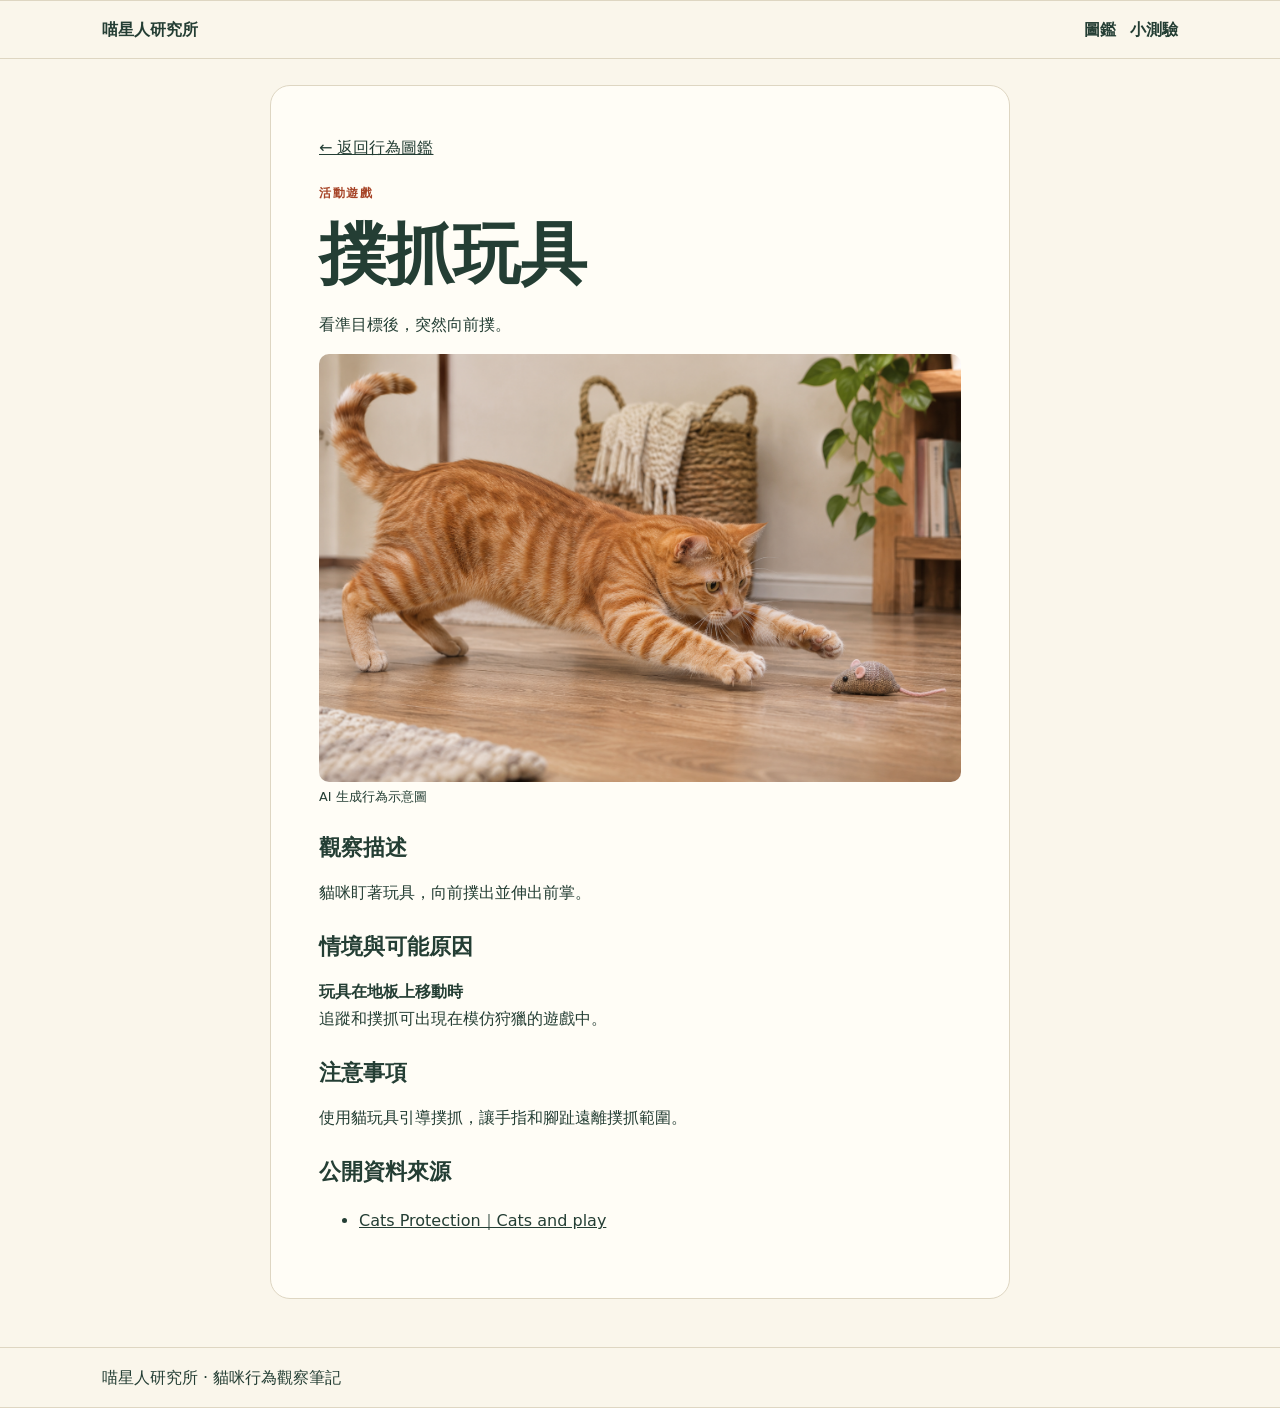
<file: docs/behaviors/toy-pounce.html>
<!doctype html><html lang="zh-Hant"><head><meta charset="utf-8"><meta name="viewport" content="width=device-width,initial-scale=1"><title>撲抓玩具｜喵星人研究所</title><link rel="stylesheet" href="../assets/site.css"></head><body><header><nav aria-label="主選單"><a href="../index.html">喵星人研究所</a><span><a href="../index.html#catalog">圖鑑</a><a href="../index.html#quiz">小測驗</a></span></nav></header><main><article class="detail"><a href="../index.html#catalog">← 返回行為圖鑑</a><p class="kicker">活動遊戲</p><h1>撲抓玩具</h1><p>看準目標後，突然向前撲。</p><figure class="behavior-image"><img src="../assets/toy-pounce.png" alt="橘貓伸出前掌撲向布老鼠玩具" width="1536" height="1024" loading="lazy"><figcaption>AI 生成行為示意圖</figcaption></figure><h2>觀察描述</h2><p>貓咪盯著玩具，向前撲出並伸出前掌。</p><h2>情境與可能原因</h2><p><strong>玩具在地板上移動時</strong><br>追蹤和撲抓可出現在模仿狩獵的遊戲中。</p><h2>注意事項</h2><p>使用貓玩具引導撲抓，讓手指和腳趾遠離撲抓範圍。</p><h2>公開資料來源</h2><ul><li><a href="https://www.cats.org.uk/help-and-advice/cat-behaviour/cats-and-play">Cats Protection｜Cats and play</a></li></ul></article></main><footer><p>喵星人研究所 · 貓咪行為觀察筆記</p></footer></body></html>
</file>
<file: docs/assets/site.css>
:root{--ink:#243e34;--paper:#faf6eb;--accent:#a64326;--line:#ded6c2;--white:#fffdf6}
*{box-sizing:border-box}body{margin:0;background:var(--paper);color:var(--ink);font:1rem/1.7 system-ui,"Microsoft JhengHei",sans-serif}a{color:inherit}button,input{font:inherit;color:inherit}:focus-visible{outline:3px solid var(--accent);outline-offset:4px}[hidden]{display:none!important}
header,footer{border-block:1px solid var(--line)}nav,main,footer p{max-width:1120px;margin:auto;padding-inline:22px}nav{display:flex;justify-content:space-between;align-items:center;gap:12px;padding-block:15px}nav a{text-decoration:none;font-weight:800}nav span{display:flex;gap:14px}main{padding-bottom:48px}footer p{padding-block:16px}
.hero{display:grid;grid-template-columns:1.1fr 1fr;align-items:center;gap:24px;margin:26px 0 48px;padding:clamp(22px,5vw,54px);background:#f7e7c9;border-radius:26px}.hero img{width:100%;max-width:400px;height:auto;justify-self:center}.kicker{font-size:.77rem;font-weight:800;letter-spacing:.13em;color:var(--accent)}h1,h2,h3,p{margin-top:0}h1{font-size:clamp(2rem,6vw,4.2rem);line-height:1.13;margin-bottom:18px}h1 span{display:block;font-size:.55em;margin-top:12px}h2{font-size:clamp(1.45rem,4vw,2rem);margin-bottom:12px}h3{margin-bottom:8px}
.pill{display:inline-block;padding:6px 12px;margin:2px;border-radius:999px;border:1px solid var(--line);background:var(--white);text-decoration:none;cursor:pointer}.pill:hover{border-color:var(--accent)}.active,[aria-pressed=true]{background:var(--ink);color:white;border-color:var(--ink)}.tools{display:flex;gap:8px;flex-wrap:wrap;justify-content:space-between;align-items:center;margin-bottom:16px}input{max-width:75%;background:var(--white);border:1px solid var(--line);border-radius:10px;padding:5px 8px}
.grid{display:grid;grid-template-columns:repeat(4,minmax(0,1fr));gap:14px}.card{border:1px solid var(--line);border-radius:16px;background:var(--white);padding:18px;display:flex;flex-direction:column}.card a{margin-top:auto;font-weight:750;text-underline-offset:4px}#quiz{margin-top:38px;padding:clamp(20px,4vw,38px);background:#e6ecdf;border-radius:20px}#feedback{margin:.6em 0 0}.detail{max-width:740px;margin:26px auto 0;background:var(--white);padding:clamp(18px,5vw,48px);border:1px solid var(--line);border-radius:20px}.detail .kicker{margin-top:22px}.detail h2{font-size:1.35rem;margin-top:23px}
@media(max-width:860px){.grid{grid-template-columns:repeat(2,minmax(0,1fr))}}@media(max-width:570px){.hero,.grid{grid-template-columns:1fr}.hero img{max-width:230px}nav,main,footer p{padding-inline:15px}nav span{gap:8px}}
.behavior-image{margin:0 0 12px}.behavior-image img{display:block;width:100%;height:auto;border-radius:10px}.behavior-image figcaption{font-size:.8rem;margin-top:4px}
</file>
